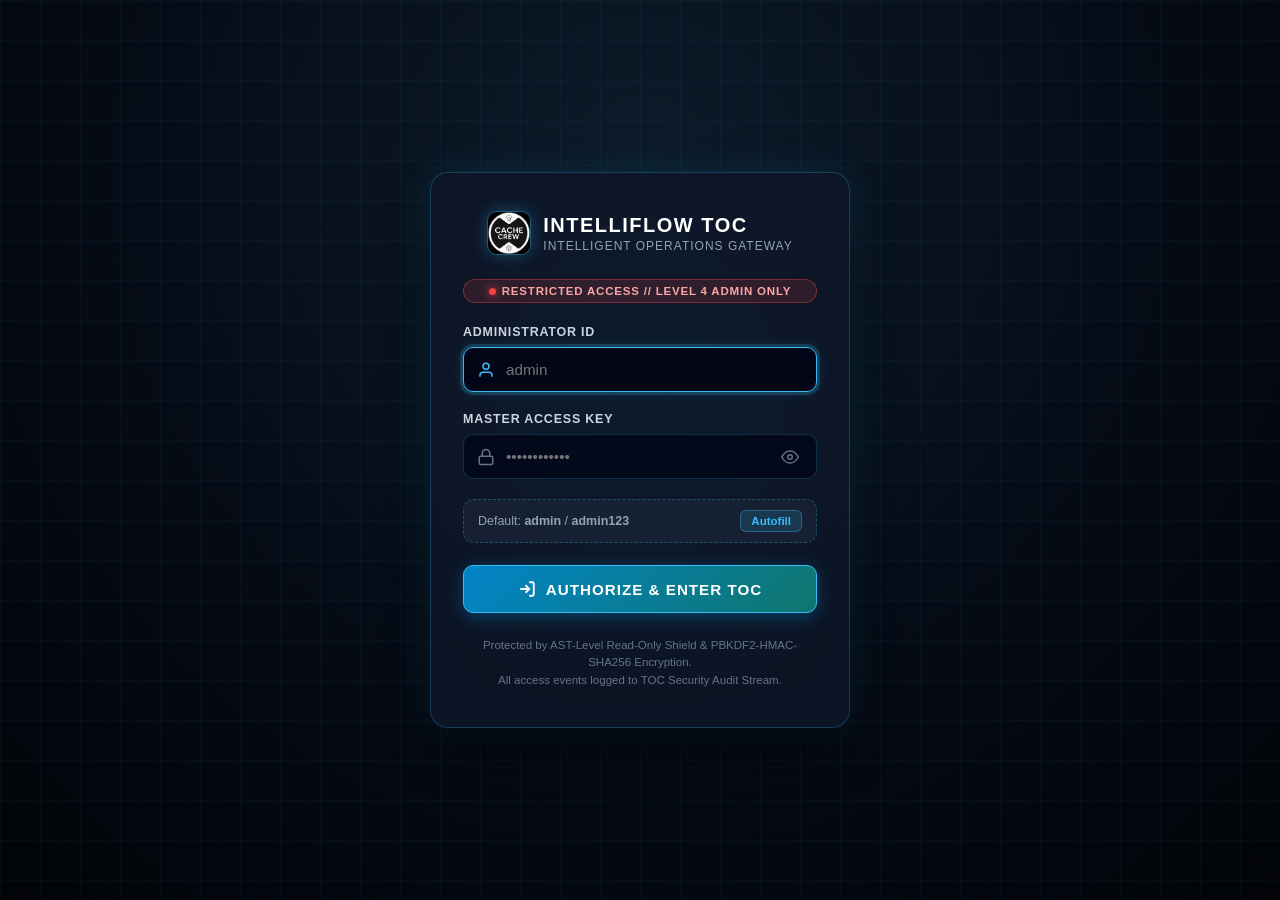
<file: login.html>
<!DOCTYPE html>
<html lang="en">
<head>
    <meta charset="UTF-8">
    <meta name="viewport" content="width=device-width, initial-scale=1.0">
    <meta name="description" content="INTELLIFLOW Intelligent Transportation Operations Center - Administrator Authentication Gateway. Restricted to authorized personnel.">
    <title>INTELLIFLOW TOC // Admin Authentication Gateway</title>
    <link rel="stylesheet" href="styles.css">
    <style>
        /* Dedicated Login Portal Layout */
        body.login-body {
            margin: 0;
            padding: 0;
            min-height: 100vh;
            background: radial-gradient(circle at 50% 20%, #0d1b2a 0%, #050a14 60%, #020408 100%);
            display: flex;
            align-items: center;
            justify-content: center;
            font-family: -apple-system, BlinkMacSystemFont, "Segoe UI", Roboto, "Helvetica Neue", Arial, sans-serif;
            color: #f8fafc;
            position: relative;
            overflow: hidden;
        }

        /* Ambient Cyber Grid & Glow */
        .login-grid-bg {
            position: absolute;
            inset: 0;
            background-image: 
                linear-gradient(to right, rgba(6, 182, 212, 0.05) 1px, transparent 1px),
                linear-gradient(to bottom, rgba(6, 182, 212, 0.05) 1px, transparent 1px);
            background-size: 40px 40px;
            pointer-events: none;
            z-index: 0;
        }

        .ambient-glow-orb {
            position: absolute;
            width: 500px;
            height: 500px;
            border-radius: 50%;
            background: radial-gradient(circle, rgba(14, 165, 233, 0.15) 0%, rgba(16, 185, 129, 0.05) 45%, transparent 70%);
            top: 50%;
            left: 50%;
            transform: translate(-50%, -50%);
            filter: blur(40px);
            pointer-events: none;
            z-index: 0;
            animation: pulseOrb 6s ease-in-out infinite alternate;
        }

        @keyframes pulseOrb {
            0% { transform: translate(-50%, -50%) scale(0.9); opacity: 0.7; }
            100% { transform: translate(-50%, -50%) scale(1.15); opacity: 1; }
        }

        .login-wrapper {
            position: relative;
            z-index: 10;
            width: 100%;
            max-width: 460px;
            padding: 20px;
            box-sizing: border-box;
        }

        .login-card {
            background: rgba(15, 23, 42, 0.75);
            backdrop-filter: blur(20px);
            -webkit-backdrop-filter: blur(20px);
            border: 1px solid rgba(56, 189, 248, 0.25);
            border-radius: 18px;
            padding: 38px 32px;
            box-shadow: 0 25px 50px -12px rgba(0, 0, 0, 0.65), 0 0 35px rgba(6, 182, 212, 0.15);
            transition: transform 0.25s ease, box-shadow 0.25s ease;
        }

        .login-card.shake {
            animation: shakeCard 0.45s cubic-bezier(.36,.07,.19,.97) both;
        }

        @keyframes shakeCard {
            10%, 90% { transform: translate3d(-2px, 0, 0); }
            20%, 80% { transform: translate3d(4px, 0, 0); }
            30%, 50%, 70% { transform: translate3d(-6px, 0, 0); }
            40%, 60% { transform: translate3d(6px, 0, 0); }
        }

        .login-brand-strip {
            display: flex;
            align-items: center;
            justify-content: center;
            gap: 12px;
            margin-bottom: 24px;
        }

        .brand-logo-img {
            width: 44px;
            height: 44px;
            border-radius: 10px;
            object-fit: cover;
            border: 1px solid rgba(56, 189, 248, 0.4);
            box-shadow: 0 0 15px rgba(56, 189, 248, 0.3);
        }

        .brand-shield-icon {
            width: 44px;
            height: 44px;
            background: linear-gradient(135deg, rgba(6, 182, 212, 0.2), rgba(16, 185, 129, 0.2));
            border: 1px solid rgba(6, 182, 212, 0.4);
            border-radius: 12px;
            display: flex;
            align-items: center;
            justify-content: center;
            color: #38bdf8;
            box-shadow: 0 0 16px rgba(56, 189, 248, 0.25);
        }

        .brand-title-group h1 {
            font-size: 1.25rem;
            font-weight: 700;
            letter-spacing: 1.5px;
            margin: 0;
            color: #ffffff;
            display: flex;
            align-items: center;
            gap: 8px;
        }

        .brand-title-group .sub {
            font-size: 0.75rem;
            color: #94a3b8;
            text-transform: uppercase;
            letter-spacing: 1px;
            margin-top: 2px;
        }

        /* Clearance Pill */
        .clearance-pill {
            display: inline-flex;
            align-items: center;
            gap: 6px;
            background: rgba(239, 68, 68, 0.15);
            border: 1px solid rgba(239, 68, 68, 0.4);
            color: #fca5a5;
            padding: 5px 12px;
            border-radius: 9999px;
            font-size: 0.72rem;
            font-weight: 600;
            text-transform: uppercase;
            letter-spacing: 0.8px;
            margin-bottom: 22px;
            width: 100%;
            justify-content: center;
            box-sizing: border-box;
        }

        .clearance-indicator {
            width: 7px;
            height: 7px;
            border-radius: 50%;
            background-color: #ef4444;
            box-shadow: 0 0 8px #ef4444;
            animation: pulseIndicator 1.5s infinite;
        }

        @keyframes pulseIndicator {
            0%, 100% { opacity: 1; }
            50% { opacity: 0.4; }
        }

        /* Form Controls */
        .form-group {
            margin-bottom: 20px;
            position: relative;
        }

        .form-label {
            display: block;
            font-size: 0.78rem;
            font-weight: 600;
            color: #cbd5e1;
            text-transform: uppercase;
            letter-spacing: 0.8px;
            margin-bottom: 8px;
        }

        .input-wrapper {
            position: relative;
            display: flex;
            align-items: center;
        }

        .input-icon {
            position: absolute;
            left: 14px;
            color: #64748b;
            pointer-events: none;
            display: flex;
            align-items: center;
            transition: color 0.2s ease;
        }

        .form-input {
            width: 100%;
            padding: 13px 44px 13px 42px;
            background: rgba(2, 6, 23, 0.75);
            border: 1px solid rgba(56, 189, 248, 0.2);
            border-radius: 10px;
            color: #ffffff;
            font-size: 0.95rem;
            outline: none;
            transition: all 0.2s ease;
            box-sizing: border-box;
        }

        .form-input:focus {
            border-color: #38bdf8;
            background: rgba(2, 6, 23, 0.95);
            box-shadow: 0 0 0 3px rgba(56, 189, 248, 0.2), 0 0 15px rgba(56, 189, 248, 0.15);
        }

        .form-input:focus + .input-icon,
        .input-wrapper:focus-within .input-icon {
            color: #38bdf8;
        }

        .btn-toggle-pw {
            position: absolute;
            right: 12px;
            background: transparent;
            border: none;
            color: #64748b;
            cursor: pointer;
            padding: 6px;
            display: flex;
            align-items: center;
            justify-content: center;
            border-radius: 6px;
            transition: color 0.2s ease;
        }

        .btn-toggle-pw:hover {
            color: #e2e8f0;
        }

        /* Demo Helper Chip */
        .demo-helper-box {
            background: rgba(30, 41, 59, 0.6);
            border: 1px dashed rgba(56, 189, 248, 0.3);
            border-radius: 10px;
            padding: 10px 14px;
            margin-bottom: 22px;
            display: flex;
            align-items: center;
            justify-content: space-between;
            font-size: 0.78rem;
            color: #94a3b8;
        }

        .btn-autofill {
            background: rgba(56, 189, 248, 0.15);
            color: #38bdf8;
            border: 1px solid rgba(56, 189, 248, 0.35);
            border-radius: 6px;
            padding: 4px 10px;
            font-size: 0.72rem;
            font-weight: 600;
            cursor: pointer;
            transition: all 0.2s ease;
        }

        .btn-autofill:hover {
            background: rgba(56, 189, 248, 0.3);
            color: #ffffff;
            box-shadow: 0 0 10px rgba(56, 189, 248, 0.3);
        }

        /* Submit Button */
        .btn-login-submit {
            width: 100%;
            padding: 14px 20px;
            background: linear-gradient(135deg, #0284c7 0%, #0f766e 100%);
            border: 1px solid #38bdf8;
            border-radius: 10px;
            color: #ffffff;
            font-size: 0.95rem;
            font-weight: 700;
            letter-spacing: 1px;
            text-transform: uppercase;
            cursor: pointer;
            display: flex;
            align-items: center;
            justify-content: center;
            gap: 10px;
            box-shadow: 0 4px 18px rgba(2, 132, 199, 0.4);
            transition: all 0.25s ease;
        }

        .btn-login-submit:hover:not(:disabled) {
            background: linear-gradient(135deg, #0369a1 0%, #0d9488 100%);
            box-shadow: 0 6px 25px rgba(2, 132, 199, 0.6), 0 0 20px rgba(56, 189, 248, 0.4);
            transform: translateY(-1px);
        }

        .btn-login-submit:active:not(:disabled) {
            transform: translateY(1px);
        }

        .btn-login-submit:disabled {
            opacity: 0.65;
            cursor: not-allowed;
            filter: grayscale(30%);
        }

        /* Alerts */
        .login-alert {
            display: none;
            background: rgba(239, 68, 68, 0.15);
            border: 1px solid rgba(239, 68, 68, 0.45);
            border-radius: 10px;
            padding: 12px 16px;
            margin-bottom: 20px;
            color: #fca5a5;
            font-size: 0.82rem;
            line-height: 1.4;
            align-items: center;
            gap: 10px;
        }

        .login-alert.visible {
            display: flex;
        }

        .login-alert.success {
            background: rgba(16, 185, 129, 0.15);
            border-color: rgba(16, 185, 129, 0.45);
            color: #6ee7b7;
        }

        /* Footer Notes */
        .login-security-notice {
            margin-top: 24px;
            text-align: center;
            font-size: 0.72rem;
            color: #64748b;
            line-height: 1.5;
        }

        /* Spinner */
        .spinner {
            width: 18px;
            height: 18px;
            border: 2px solid rgba(255, 255, 255, 0.3);
            border-radius: 50%;
            border-top-color: #ffffff;
            animation: spin 0.8s linear infinite;
        }

        @keyframes spin {
            to { transform: rotate(360deg); }
        }
    </style>
</head>
<body class="login-body">

    <div class="login-grid-bg"></div>
    <div class="ambient-glow-orb"></div>

    <div class="login-wrapper">
        <div class="login-card" id="loginCard">
            
            <!-- Branding -->
            <div class="login-brand-strip">
                <img src="LOGO1.jpg" alt="INTELLIFLOW Logo" class="brand-logo-img" onerror="this.style.display='none'; document.getElementById('fallbackShield').style.display='flex';">
                <div class="brand-shield-icon" id="fallbackShield" style="display: none;">
                    <svg width="24" height="24" viewBox="0 0 24 24" fill="none" stroke="currentColor" stroke-width="2.2" stroke-linecap="round" stroke-linejoin="round">
                        <path d="M12 22s8-4 8-10V5l-8-3-8 3v7c0 6 8 10 8 10z"/>
                        <path d="M9 12l2 2 4-4"/>
                    </svg>
                </div>
                <div class="brand-title-group">
                    <h1>INTELLIFLOW TOC</h1>
                    <div class="sub">Intelligent Operations Gateway</div>
                </div>
            </div>

            <!-- Security Clearance Banner -->
            <div class="clearance-pill">
                <span class="clearance-indicator"></span>
                <span>Restricted Access // Level 4 Admin Only</span>
            </div>

            <!-- Alert Box -->
            <div class="login-alert" id="loginAlert" role="alert">
                <svg width="18" height="18" viewBox="0 0 24 24" fill="none" stroke="currentColor" stroke-width="2" style="flex-shrink: 0;">
                    <circle cx="12" cy="12" r="10"/>
                    <line x1="12" y1="8" x2="12" y2="12"/>
                    <line x1="12" y1="16" x2="12.01" y2="16"/>
                </svg>
                <span id="alertMessage">Invalid administrator credentials.</span>
            </div>

            <!-- Credentials Form -->
            <form id="loginForm" autocomplete="off">
                <div class="form-group">
                    <label for="adminUsername" class="form-label">Administrator ID</label>
                    <div class="input-wrapper">
                        <span class="input-icon">
                            <svg width="18" height="18" viewBox="0 0 24 24" fill="none" stroke="currentColor" stroke-width="2">
                                <path d="M20 21v-2a4 4 0 0 0-4-4H8a4 4 0 0 0-4 4v2"/>
                                <circle cx="12" cy="7" r="4"/>
                            </svg>
                        </span>
                        <input type="text" id="adminUsername" class="form-input" placeholder="admin" required autofocus>
                    </div>
                </div>

                <div class="form-group">
                    <label for="adminPassword" class="form-label">Master Access Key</label>
                    <div class="input-wrapper">
                        <span class="input-icon">
                            <svg width="18" height="18" viewBox="0 0 24 24" fill="none" stroke="currentColor" stroke-width="2">
                                <rect x="3" y="11" width="18" height="11" rx="2" ry="2"/>
                                <path d="M7 11V7a5 5 0 0 1 10 0v4"/>
                            </svg>
                        </span>
                        <input type="password" id="adminPassword" class="form-input" placeholder="••••••••••••" required>
                        <button type="button" class="btn-toggle-pw" id="btnTogglePassword" title="Toggle password visibility">
                            <svg id="eyeIcon" width="18" height="18" viewBox="0 0 24 24" fill="none" stroke="currentColor" stroke-width="2">
                                <path d="M1 12s4-8 11-8 11 8 11 8-4 8-11 8-11-8-11-8z"/>
                                <circle cx="12" cy="12" r="3"/>
                            </svg>
                        </button>
                    </div>
                </div>

                <!-- Demo helper -->
                <div class="demo-helper-box">
                    <span>Default: <strong>admin</strong> / <strong>admin123</strong></span>
                    <button type="button" class="btn-autofill" id="btnAutofill">Autofill</button>
                </div>

                <button type="submit" class="btn-login-submit" id="btnSubmit">
                    <svg width="18" height="18" viewBox="0 0 24 24" fill="none" stroke="currentColor" stroke-width="2.5">
                        <path d="M15 3h4a2 2 0 0 1 2 2v14a2 2 0 0 1-2 2h-4"/>
                        <polyline points="10 17 15 12 10 7"/>
                        <line x1="15" y1="12" x2="3" y2="12"/>
                    </svg>
                    <span id="submitText">Authorize & Enter TOC</span>
                </button>
            </form>

            <div class="login-security-notice">
                Protected by AST-Level Read-Only Shield & PBKDF2-HMAC-SHA256 Encryption.<br>
                All access events logged to TOC Security Audit Stream.
            </div>

        </div>
    </div>

    <script>
        // Check if already authenticated
        async function checkExistingAuth() {
            const token = localStorage.getItem('traffic_admin_token') || sessionStorage.getItem('traffic_admin_token');
            if (token) {
                try {
                    const res = await fetch('/api/auth/verify', {
                        headers: { 'Authorization': 'Bearer ' + token }
                    });
                    if (res.ok) {
                        window.location.href = '/';
                    }
                } catch (e) {
                    // ignore network errors
                }
            }
        }
        checkExistingAuth();

        // Elements
        const loginForm = document.getElementById('loginForm');
        const loginCard = document.getElementById('loginCard');
        const adminUsername = document.getElementById('adminUsername');
        const adminPassword = document.getElementById('adminPassword');
        const btnTogglePassword = document.getElementById('btnTogglePassword');
        const btnAutofill = document.getElementById('btnAutofill');
        const btnSubmit = document.getElementById('btnSubmit');
        const submitText = document.getElementById('submitText');
        const loginAlert = document.getElementById('loginAlert');
        const alertMessage = document.getElementById('alertMessage');

        // Toggle Password
        btnTogglePassword.addEventListener('click', () => {
            if (adminPassword.type === 'password') {
                adminPassword.type = 'text';
                btnTogglePassword.style.color = '#38bdf8';
            } else {
                adminPassword.type = 'password';
                btnTogglePassword.style.color = '#64748b';
            }
        });

        // Quick Autofill
        btnAutofill.addEventListener('click', () => {
            adminUsername.value = 'admin';
            adminPassword.value = 'admin123';
            adminPassword.focus();
        });

        function showAlert(msg, isSuccess = false) {
            alertMessage.textContent = msg;
            loginAlert.className = 'login-alert visible' + (isSuccess ? ' success' : '');
            if (!isSuccess) {
                loginCard.classList.remove('shake');
                void loginCard.offsetWidth; // Trigger reflow
                loginCard.classList.add('shake');
            }
        }

        function hideAlert() {
            loginAlert.className = 'login-alert';
        }

        // Form Submission
        loginForm.addEventListener('submit', async (e) => {
            e.preventDefault();
            hideAlert();

            const username = adminUsername.value.trim();
            const password = adminPassword.value;

            if (!username || !password) {
                showAlert('Please provide both administrator ID and master access key.');
                return;
            }

            // Set loading state
            btnSubmit.disabled = true;
            submitText.innerHTML = '<span class="spinner"></span> Verifying Clearance...';

            try {
                const response = await fetch('/api/auth/login', {
                    method: 'POST',
                    headers: {
                        'Content-Type': 'application/json'
                    },
                    body: JSON.stringify({ username, password })
                });

                const data = await response.json();

                if (response.ok && data.success) {
                    showAlert('Clearance verified. Launching TOC Operations Center...', true);
                    // Store token & user
                    localStorage.setItem('traffic_admin_token', data.token);
                    localStorage.setItem('traffic_admin_user', JSON.stringify(data.user));
                    sessionStorage.setItem('traffic_admin_token', data.token);

                    // Redirect to dashboard
                    setTimeout(() => {
                        window.location.href = '/';
                    }, 650);
                } else {
                    showAlert(data.detail || 'Access Denied: Invalid administrator credentials.');
                    adminPassword.value = '';
                    adminPassword.focus();
                }
            } catch (err) {
                showAlert('Network error communicating with authentication service.');
            } finally {
                btnSubmit.disabled = false;
                submitText.textContent = 'Authorize & Enter TOC';
            }
        });
    </script>
</body>
</html>
</file>
<file: styles.css>
/* ===================================================================
   INTELLIFLOW TOC // Enterprise Operations Center Design System
   Architecture: Left Sidebar Navigation + Obsidian & Steel Theme
   =================================================================== */

@import url('https://fonts.googleapis.com/css2?family=Inter:wght@300;400;500;600;700;800&family=JetBrains+Mono:wght@400;500;600&display=swap');

:root {
  /* Core Obsidian & Steel Palette */
  --bg-app: #080c14;
  --bg-sidebar: #0d131f;
  --bg-topbar: rgba(13, 19, 31, 0.88);
  --bg-surface: #111827;
  --bg-surface-elevated: #162032;
  --bg-card: rgba(17, 24, 39, 0.85);
  --bg-card-hover: rgba(26, 36, 56, 0.85);

  /* Hairline Borders */
  --border-subtle: rgba(255, 255, 255, 0.07);
  --border-medium: rgba(255, 255, 255, 0.12);
  --border-focus: #38bdf8;
  --border-active-glow: rgba(56, 189, 248, 0.25);

  /* Typography */
  --text-primary: #f8fafc;
  --text-secondary: #94a3b8;
  --text-muted: #64748b;
  --text-inverse: #080c14;

  /* Traffic Signal & Emergency Palette */
  --accent-primary: #0284c7;
  --accent-cyan: #38bdf8;
  --signal-green: #10b981;
  --signal-green-glow: rgba(16, 185, 129, 0.35);
  --signal-amber: #f59e0b;
  --signal-amber-glow: rgba(245, 158, 11, 0.35);
  --signal-red: #ef4444;
  --signal-red-glow: rgba(239, 68, 68, 0.35);
  --emergency-siren: #f43f5e;
  --emergency-glow: rgba(244, 63, 94, 0.4);

  --font-sans: 'Inter', -apple-system, BlinkMacSystemFont, 'Segoe UI', Roboto, sans-serif;
  --font-mono: 'JetBrains Mono', monospace;

  --radius-xs: 4px;
  --radius-sm: 8px;
  --radius-md: 12px;
  --radius-lg: 16px;

  --transition-fast: 0.15s ease;
  --transition-normal: 0.25s ease;
}

* {
  margin: 0;
  padding: 0;
  box-sizing: border-box;
}

html, body {
  height: 100%;
  width: 100%;
  font-family: var(--font-sans);
  background-color: var(--bg-app);
  color: var(--text-primary);
  -webkit-font-smoothing: antialiased;
  overflow: hidden;
}

/* Custom Scrollbars */
::-webkit-scrollbar {
  width: 8px;
  height: 8px;
}
::-webkit-scrollbar-track {
  background: rgba(13, 19, 31, 0.85);
}
::-webkit-scrollbar-thumb {
  background: #334155;
  border-radius: 4px;
  border: 1px solid rgba(255, 255, 255, 0.06);
}
::-webkit-scrollbar-thumb:hover {
  background: #38bdf8;
  box-shadow: 0 0 10px rgba(56, 189, 248, 0.4);
}

/* ===================================================================
   Enterprise App Shell Layout
   =================================================================== */
.app-shell {
  display: flex;
  height: 100vh;
  width: 100vw;
  overflow: hidden;
  background: var(--bg-app);
}

/* -------------------------------------------------------------------
   Left Sidebar Navigation
   ------------------------------------------------------------------- */
.app-sidebar {
  width: 256px;
  min-width: 256px;
  background: var(--bg-sidebar);
  border-right: 1px solid var(--border-subtle);
  display: flex;
  flex-direction: column;
  justify-content: space-between;
  z-index: 100;
  user-select: none;
}

.sidebar-top {
  display: flex;
  flex-direction: column;
  overflow-y: auto;
}

/* Brand Section */
.sidebar-brand {
  padding: 1.25rem 1.25rem 1rem 1.25rem;
  border-bottom: 1px solid var(--border-subtle);
  display: flex;
  align-items: center;
  gap: 0.85rem;
}

.sidebar-brand-icon {
  width: 38px;
  height: 38px;
  background: linear-gradient(135deg, #0284c7, #06b6d4);
  border-radius: var(--radius-sm);
  display: flex;
  align-items: center;
  justify-content: center;
  color: #ffffff;
  box-shadow: 0 4px 12px rgba(2, 132, 199, 0.35);
  flex-shrink: 0;
}

.sidebar-brand-text h1 {
  font-size: 0.98rem;
  font-weight: 700;
  color: #ffffff;
  margin: 0;
  letter-spacing: 0.5px;
  display: flex;
  align-items: center;
  gap: 0.4rem;
}

.sidebar-brand-text .brand-sub {
  font-size: 0.7rem;
  color: var(--text-muted);
  text-transform: uppercase;
  letter-spacing: 0.6px;
  margin-top: 2px;
}

.version-pill {
  font-size: 0.62rem;
  font-weight: 700;
  font-family: var(--font-mono);
  padding: 0.12rem 0.4rem;
  background: rgba(56, 189, 248, 0.15);
  color: var(--accent-cyan);
  border: 1px solid rgba(56, 189, 248, 0.3);
  border-radius: 999px;
  letter-spacing: 0.05em;
}

/* Navigation Section */
.sidebar-nav-group {
  padding: 1rem 0.85rem 0.5rem 0.85rem;
}

.sidebar-section-title {
  font-size: 0.68rem;
  font-weight: 700;
  color: var(--text-muted);
  text-transform: uppercase;
  letter-spacing: 0.08em;
  padding: 0 0.65rem 0.5rem 0.65rem;
}

.sidebar-nav-item {
  display: flex;
  align-items: center;
  gap: 0.75rem;
  padding: 0.62rem 0.75rem;
  border-radius: var(--radius-sm);
  color: var(--text-secondary);
  font-size: 0.82rem;
  font-weight: 500;
  text-decoration: none;
  transition: all var(--transition-fast);
  margin-bottom: 0.25rem;
  position: relative;
}

.sidebar-nav-item svg {
  color: var(--text-muted);
  transition: color var(--transition-fast);
  flex-shrink: 0;
}

.sidebar-nav-item:hover {
  color: var(--text-primary);
  background: rgba(255, 255, 255, 0.04);
}

.sidebar-nav-item:hover svg {
  color: var(--text-primary);
}

.sidebar-nav-item.active {
  color: #38bdf8;
  background: rgba(56, 189, 248, 0.1);
  font-weight: 600;
}

.sidebar-nav-item.active svg {
  color: #38bdf8;
}

.sidebar-nav-item.active::before {
  content: '';
  position: absolute;
  left: 0;
  top: 6px;
  bottom: 6px;
  width: 3px;
  background: #38bdf8;
  border-radius: 0 3px 3px 0;
  box-shadow: 0 0 8px #38bdf8;
}

.nav-badge-count {
  margin-left: auto;
  font-size: 0.65rem;
  font-family: var(--font-mono);
  padding: 0.15rem 0.45rem;
  border-radius: 999px;
  background: rgba(16, 185, 129, 0.15);
  color: var(--signal-green);
  border: 1px solid rgba(16, 185, 129, 0.3);
}

/* Sidebar Footer (User & Logout) */
.sidebar-footer {
  padding: 1rem 0.85rem;
  border-top: 1px solid var(--border-subtle);
  background: rgba(10, 15, 25, 0.6);
}

.sidebar-user-card {
  display: flex;
  align-items: center;
  justify-content: space-between;
  padding: 0.5rem 0.65rem;
  border-radius: var(--radius-sm);
  background: rgba(255, 255, 255, 0.02);
  border: 1px solid var(--border-subtle);
}

.sidebar-user-info {
  display: flex;
  align-items: center;
  gap: 0.65rem;
}

.sidebar-avatar {
  width: 30px;
  height: 30px;
  border-radius: 6px;
  background: rgba(56, 189, 248, 0.15);
  border: 1px solid rgba(56, 189, 248, 0.3);
  display: flex;
  align-items: center;
  justify-content: center;
  color: #38bdf8;
  font-size: 0.75rem;
  font-weight: 700;
}

.sidebar-user-details {
  display: flex;
  flex-direction: column;
}

.sidebar-username {
  font-size: 0.78rem;
  font-weight: 600;
  color: var(--text-primary);
}

.sidebar-user-role {
  font-size: 0.65rem;
  color: var(--text-muted);
  text-transform: uppercase;
}

.btn-sidebar-logout {
  background: transparent;
  border: none;
  color: #94a3b8;
  cursor: pointer;
  padding: 6px;
  border-radius: 4px;
  display: flex;
  align-items: center;
  justify-content: center;
  transition: all var(--transition-fast);
}

.btn-sidebar-logout:hover {
  color: #ef4444;
  background: rgba(239, 68, 68, 0.12);
}

/* -------------------------------------------------------------------
   Main Viewport Wrapper & Topbar
   ------------------------------------------------------------------- */
.app-main-wrapper {
  flex: 1 1 0%;
  min-width: 0;
  min-height: 0;
  display: flex;
  flex-direction: column;
  height: 100vh;
  max-height: 100vh;
  overflow-y: auto;
  overflow-x: hidden;
  position: relative;
  scrollbar-width: thin;
  scrollbar-color: #334155 rgba(13, 19, 31, 0.85);
}

/* App Topbar */
.app-topbar {
  position: sticky;
  top: 0;
  z-index: 90;
  flex-shrink: 0;
  height: 54px;
  min-height: 54px;
  background: rgba(13, 19, 31, 0.94);
  backdrop-filter: blur(16px);
  -webkit-backdrop-filter: blur(16px);
  border-bottom: 1px solid var(--border-subtle);
  padding: 0 1.75rem;
  display: flex;
  align-items: center;
  justify-content: space-between;
}

.topbar-breadcrumb {
  display: flex;
  align-items: center;
  gap: 0.6rem;
  font-size: 0.8rem;
}

.breadcrumb-root {
  color: var(--text-muted);
  font-weight: 500;
}

.breadcrumb-separator {
  color: rgba(255, 255, 255, 0.2);
}

.breadcrumb-current {
  color: var(--text-primary);
  font-weight: 600;
  display: flex;
  align-items: center;
  gap: 0.4rem;
}

.topbar-telemetry-strip {
  display: flex;
  align-items: center;
  gap: 0.65rem;
}

/* Status Chips */
.status-chip {
  display: inline-flex;
  align-items: center;
  gap: 0.4rem;
  font-size: 0.72rem;
  font-family: var(--font-mono);
  padding: 0.32rem 0.65rem;
  border-radius: var(--radius-xs);
  background: rgba(17, 24, 39, 0.7);
  border: 1px solid var(--border-subtle);
  color: var(--text-secondary);
}

.status-chip.active-green {
  border-color: rgba(16, 185, 129, 0.3);
  color: #34d399;
  background: rgba(16, 185, 129, 0.08);
}

.status-chip.active-emergency {
  border-color: rgba(244, 63, 94, 0.5);
  color: #fda4af;
  background: rgba(244, 63, 94, 0.15);
  animation: pulseEmergency 1.8s infinite;
}

@keyframes pulseEmergency {
  0%, 100% { box-shadow: 0 0 0 0 rgba(244, 63, 94, 0.4); }
  50% { box-shadow: 0 0 12px 2px rgba(244, 63, 94, 0.3); }
}

.pulse-indicator {
  width: 6px;
  height: 6px;
  border-radius: 50%;
  background: var(--signal-green);
  box-shadow: 0 0 8px var(--signal-green);
  animation: blinkIndicator 1.5s infinite;
}

@keyframes blinkIndicator {
  0%, 100% { opacity: 1; }
  50% { opacity: 0.3; }
}

/* App Main Content Container */
.app-content-scroll {
  flex: 1 0 auto;
  min-height: auto;
  overflow: visible;
  padding: 1.5rem 1.75rem 3.5rem 1.75rem;
  display: flex;
  flex-direction: column;
  gap: 1.25rem;
  max-width: 1780px;
  width: 100%;
  margin: 0 auto;
}

/* -------------------------------------------------------------------
   KPI Ribbon Cards
   ------------------------------------------------------------------- */
.kpi-row {
  display: grid;
  grid-template-columns: repeat(4, 1fr);
  gap: 1rem;
}

@media (max-width: 1200px) {
  .kpi-row {
    grid-template-columns: repeat(2, 1fr);
  }
}

.kpi-card {
  background: var(--bg-card);
  backdrop-filter: blur(12px);
  border: 1px solid var(--border-subtle);
  border-radius: var(--radius-md);
  padding: 1.15rem 1.25rem;
  position: relative;
  overflow: hidden;
  transition: all var(--transition-fast);
}

.kpi-card:hover {
  border-color: rgba(56, 189, 248, 0.35);
  transform: translateY(-2px);
  box-shadow: 0 8px 24px rgba(0, 0, 0, 0.3);
}

.kpi-top {
  display: flex;
  justify-content: space-between;
  align-items: center;
  margin-bottom: 0.5rem;
}

.kpi-title {
  font-size: 0.78rem;
  color: var(--text-secondary);
  font-weight: 600;
  text-transform: uppercase;
  letter-spacing: 0.04em;
}

.kpi-icon {
  width: 30px;
  height: 30px;
  border-radius: var(--radius-xs);
  background: rgba(255, 255, 255, 0.04);
  border: 1px solid var(--border-subtle);
  display: flex;
  align-items: center;
  justify-content: center;
  color: var(--accent-cyan);
}

.kpi-main {
  display: flex;
  align-items: baseline;
  gap: 0.5rem;
  margin: 0.35rem 0 0.5rem 0;
}

.kpi-figure {
  font-size: 1.85rem;
  font-weight: 800;
  font-family: var(--font-sans);
  color: var(--text-primary);
  letter-spacing: -0.02em;
  font-feature-settings: 'tnum';
}

.kpi-metric-unit {
  font-size: 0.75rem;
  color: var(--text-muted);
  font-weight: 500;
}

.kpi-footer {
  font-size: 0.72rem;
  display: flex;
  justify-content: space-between;
  align-items: center;
}

.kpi-trend-good {
  color: var(--signal-green);
  font-weight: 600;
  display: flex;
  align-items: center;
  gap: 0.25rem;
}

.kpi-subtext {
  color: var(--text-muted);
}

/* -------------------------------------------------------------------
   Dashboard Front Page: Simulation Quick-Launch Hero Banner
   ------------------------------------------------------------------- */
.simulation-hero-card {
  background: linear-gradient(135deg, rgba(17, 24, 39, 0.95) 0%, rgba(22, 32, 50, 0.85) 60%, rgba(2, 132, 199, 0.12) 100%);
  border: 1px solid rgba(56, 189, 248, 0.3);
  border-radius: var(--radius-md);
  padding: 1.35rem 1.65rem;
  display: flex;
  align-items: center;
  justify-content: space-between;
  gap: 1.75rem;
  box-shadow: 0 8px 30px rgba(0, 0, 0, 0.35);
  position: relative;
  overflow: hidden;
}

.simulation-hero-card::before {
  content: '';
  position: absolute;
  top: 0;
  left: 0;
  width: 4px;
  height: 100%;
  background: linear-gradient(to bottom, #38bdf8, #10b981);
}

.simulation-hero-info {
  display: flex;
  align-items: center;
  gap: 1.25rem;
}

.simulation-hero-icon {
  width: 48px;
  height: 48px;
  background: rgba(56, 189, 248, 0.12);
  border: 1px solid rgba(56, 189, 248, 0.35);
  border-radius: var(--radius-sm);
  display: flex;
  align-items: center;
  justify-content: center;
  color: #38bdf8;
  flex-shrink: 0;
}

.simulation-hero-text h2 {
  font-size: 1.05rem;
  font-weight: 700;
  color: #ffffff;
  margin: 0 0 0.3rem 0;
  display: flex;
  align-items: center;
  gap: 0.6rem;
}

.simulation-hero-text p {
  font-size: 0.82rem;
  color: var(--text-secondary);
  margin: 0;
  line-height: 1.45;
}

.btn-launch-sim {
  background: linear-gradient(135deg, #0284c7 0%, #0d9488 100%);
  color: #ffffff;
  border: 1px solid #38bdf8;
  border-radius: var(--radius-sm);
  padding: 0.7rem 1.35rem;
  font-size: 0.85rem;
  font-weight: 700;
  text-decoration: none;
  display: inline-flex;
  align-items: center;
  gap: 0.6rem;
  box-shadow: 0 4px 16px rgba(2, 132, 199, 0.35);
  transition: all var(--transition-fast);
  white-space: nowrap;
}

.btn-launch-sim:hover {
  background: linear-gradient(135deg, #0369a1 0%, #0f766e 100%);
  transform: translateY(-1px);
  box-shadow: 0 6px 20px rgba(2, 132, 199, 0.5);
  color: #ffffff;
}

/* -------------------------------------------------------------------
   Emergency Command Bar (Simulation View)
   ------------------------------------------------------------------- */
.emergency-command-bar {
  background: var(--bg-card);
  border: 1px solid var(--border-subtle);
  border-radius: var(--radius-md);
  padding: 0.85rem 1.25rem;
  display: flex;
  align-items: center;
  justify-content: space-between;
  gap: 1rem;
}

.command-bar-title {
  display: flex;
  align-items: center;
  gap: 0.5rem;
  font-size: 0.82rem;
  font-weight: 600;
  color: var(--text-secondary);
  text-transform: uppercase;
  letter-spacing: 0.05em;
}

.command-bar-actions {
  display: flex;
  align-items: center;
  gap: 0.65rem;
}

/* Buttons */
.btn {
  display: inline-flex;
  align-items: center;
  justify-content: center;
  gap: 0.45rem;
  padding: 0.48rem 0.95rem;
  border-radius: var(--radius-sm);
  font-size: 0.78rem;
  font-weight: 600;
  font-family: var(--font-sans);
  cursor: pointer;
  transition: all var(--transition-fast);
  border: 1px solid transparent;
  text-decoration: none;
}

.btn-sm {
  padding: 0.32rem 0.7rem;
  font-size: 0.73rem;
}

.btn-emergency {
  background: linear-gradient(135deg, #e11d48, #be123c);
  color: #ffffff;
  border: 1px solid rgba(244, 63, 94, 0.4);
  box-shadow: 0 0 12px rgba(225, 29, 72, 0.3);
}

.btn-emergency:hover {
  background: linear-gradient(135deg, #f43f5e, #e11d48);
  box-shadow: 0 0 18px rgba(225, 29, 72, 0.5);
  transform: translateY(-1px);
}

.btn-secondary {
  background: rgba(30, 41, 59, 0.8);
  color: var(--text-primary);
  border: 1px solid var(--border-medium);
}

.btn-secondary:hover {
  background: rgba(51, 65, 85, 0.8);
  border-color: var(--text-secondary);
}

.btn-primary {
  background: linear-gradient(135deg, #0284c7, #0369a1);
  color: white;
  border: 1px solid rgba(56, 189, 248, 0.4);
}

.btn-primary:hover {
  background: linear-gradient(135deg, #0369a1, #0284c7);
  box-shadow: 0 0 12px rgba(2, 132, 199, 0.4);
}

/* -------------------------------------------------------------------
   Panels & Digital Twin Canvas Viewport
   ------------------------------------------------------------------- */
.panel {
  background: var(--bg-card);
  backdrop-filter: blur(12px);
  border: 1px solid var(--border-subtle);
  border-radius: var(--radius-md);
  display: flex;
  flex-direction: column;
  overflow: hidden;
}

.panel-header {
  padding: 0.85rem 1.25rem;
  border-bottom: 1px solid var(--border-subtle);
  display: flex;
  justify-content: space-between;
  align-items: center;
  background: rgba(17, 24, 39, 0.7);
}

.panel-title {
  font-size: 0.88rem;
  font-weight: 600;
  color: var(--text-primary);
  display: flex;
  align-items: center;
  gap: 0.5rem;
}

.panel-actions {
  display: flex;
  align-items: center;
  gap: 0.5rem;
}

/* Canvas Viewport */
.canvas-wrapper {
  position: relative;
  background: #050810;
  width: 100%;
  overflow: hidden;
}

.canvas-wrapper-large {
  height: clamp(380px, 48vh, 500px);
}

canvas#trafficCanvas {
  width: 100%;
  height: 100%;
  display: block;
}

.canvas-floating-controls {
  position: absolute;
  top: 12px;
  left: 12px;
  display: flex;
  gap: 0.4rem;
  background: rgba(13, 19, 31, 0.9);
  backdrop-filter: blur(8px);
  padding: 0.35rem;
  border-radius: var(--radius-sm);
  border: 1px solid var(--border-subtle);
  z-index: 10;
}

.canvas-legend-strip {
  padding: 0.65rem 1.25rem;
  border-top: 1px solid var(--border-subtle);
  background: rgba(13, 19, 31, 0.7);
  display: flex;
  justify-content: space-between;
  align-items: center;
  font-size: 0.72rem;
  color: var(--text-secondary);
}

.legend-group {
  display: flex;
  align-items: center;
  gap: 1rem;
}

.legend-item {
  display: flex;
  align-items: center;
  gap: 0.4rem;
}

.legend-bullet {
  width: 8px;
  height: 8px;
  border-radius: 50%;
  display: inline-block;
}

/* -------------------------------------------------------------------
   AI Traffic Copilot Terminal
   ------------------------------------------------------------------- */
.terminal-controls {
  padding: 1rem 1.25rem;
  background: rgba(13, 19, 31, 0.5);
  border-bottom: 1px solid var(--border-subtle);
}

.prompt-chips-label {
  font-size: 0.68rem;
  color: var(--text-muted);
  text-transform: uppercase;
  font-weight: 700;
  letter-spacing: 0.06em;
  margin-bottom: 0.5rem;
}

.chips-container {
  display: flex;
  flex-wrap: wrap;
  gap: 0.5rem;
  margin-bottom: 0.85rem;
}

.chip-btn {
  background: rgba(30, 41, 59, 0.6);
  border: 1px solid var(--border-subtle);
  color: var(--text-secondary);
  font-size: 0.74rem;
  padding: 0.3rem 0.65rem;
  border-radius: var(--radius-xs);
  cursor: pointer;
  display: inline-flex;
  align-items: center;
  gap: 0.35rem;
  transition: all var(--transition-fast);
}

.chip-btn:hover {
  background: rgba(56, 189, 248, 0.12);
  border-color: rgba(56, 189, 248, 0.4);
  color: var(--text-primary);
}

.chip-threat {
  border-color: rgba(239, 68, 68, 0.3);
  color: #fca5a5;
}

.chip-threat:hover {
  background: rgba(239, 68, 68, 0.15);
  border-color: #ef4444;
  color: #ffffff;
}

.terminal-input-bar {
  display: flex;
  gap: 0.5rem;
}

.terminal-input {
  flex: 1;
  background: #080c14;
  border: 1px solid var(--border-medium);
  border-radius: var(--radius-sm);
  padding: 0.65rem 1rem;
  color: #ffffff;
  font-family: var(--font-sans);
  font-size: 0.85rem;
  outline: none;
  transition: border-color var(--transition-fast);
}

.terminal-input:focus {
  border-color: var(--border-focus);
  box-shadow: 0 0 0 3px rgba(56, 189, 248, 0.15);
}

/* Terminal Tabs */
.terminal-tabs {
  display: flex;
  background: rgba(13, 19, 31, 0.7);
  border-bottom: 1px solid var(--border-subtle);
  padding: 0 1.25rem;
  gap: 0.5rem;
}

.terminal-tab-btn {
  background: transparent;
  border: none;
  border-bottom: 2px solid transparent;
  color: var(--text-muted);
  font-size: 0.76rem;
  font-weight: 600;
  padding: 0.65rem 0.5rem;
  cursor: pointer;
  display: flex;
  align-items: center;
  gap: 0.4rem;
  transition: all var(--transition-fast);
}

.terminal-tab-btn:hover {
  color: var(--text-secondary);
}

.terminal-tab-btn.active {
  color: var(--accent-cyan);
  border-bottom-color: var(--accent-cyan);
}

.terminal-display-area {
  padding: 1.25rem;
  min-height: 180px;
}

.safety-status-bar {
  display: flex;
  justify-content: space-between;
  align-items: center;
}

.safety-pill {
  font-size: 0.72rem;
  font-weight: 700;
  font-family: var(--font-mono);
  padding: 0.2rem 0.5rem;
  border-radius: var(--radius-xs);
}

.safety-pill.verified {
  background: rgba(16, 185, 129, 0.15);
  color: var(--signal-green);
  border: 1px solid rgba(16, 185, 129, 0.35);
}

.safety-pill.blocked {
  background: rgba(239, 68, 68, 0.2);
  color: var(--signal-red);
  border: 1px solid rgba(239, 68, 68, 0.45);
}

.ai-narrative-box {
  background: rgba(2, 132, 199, 0.06);
  border: 1px solid rgba(2, 132, 199, 0.25);
  border-radius: var(--radius-sm);
  padding: 0.85rem 1rem;
  line-height: 1.5;
  color: #e2e8f0;
  font-size: 0.84rem;
}

.ai-narrative-box strong {
  color: var(--accent-cyan);
}

.sql-view-wrapper {
  background: #080c14;
  border: 1px solid var(--border-subtle);
  border-radius: var(--radius-xs);
  padding: 0.85rem;
  font-family: var(--font-mono);
  font-size: 0.76rem;
  color: #7dd3fc;
  position: relative;
  white-space: pre-wrap;
  word-break: break-all;
}

.copy-sql-btn {
  position: absolute;
  top: 8px;
  right: 8px;
  background: rgba(30, 41, 59, 0.8);
  border: 1px solid var(--border-subtle);
  color: var(--text-secondary);
  border-radius: 4px;
  padding: 0.25rem 0.55rem;
  font-size: 0.68rem;
  cursor: pointer;
}

.copy-sql-btn:hover {
  color: white;
  background: #334155;
}

/* -------------------------------------------------------------------
   Data Tables
   ------------------------------------------------------------------- */
.data-table-container,
.metrics-preview-table-wrapper {
  overflow-x: auto;
  border: 1px solid var(--border-subtle);
  border-radius: var(--radius-sm);
  background: #090d16;
}

.enterprise-table {
  width: 100%;
  border-collapse: collapse;
  font-size: 0.75rem;
  text-align: left;
}

.enterprise-table th {
  background: #0d131f;
  color: var(--text-secondary);
  font-weight: 600;
  padding: 0.55rem 0.85rem;
  border-bottom: 1px solid var(--border-subtle);
  text-transform: uppercase;
  letter-spacing: 0.04em;
  font-size: 0.7rem;
}

.enterprise-table td {
  padding: 0.55rem 0.85rem;
  border-bottom: 1px solid rgba(255, 255, 255, 0.04);
  color: var(--text-primary);
}

.enterprise-table tr:hover td {
  background: rgba(255, 255, 255, 0.025);
}

.status-tag {
  display: inline-block;
  font-size: 0.66rem;
  font-weight: 700;
  font-family: var(--font-mono);
  padding: 0.15rem 0.45rem;
  border-radius: 3px;
  text-transform: uppercase;
}

.status-tag.low {
  background: rgba(16, 185, 129, 0.12);
  color: var(--signal-green);
}
.status-tag.moderate {
  background: rgba(245, 158, 11, 0.12);
  color: var(--signal-amber);
}
.status-tag.high, .status-tag.critical {
  background: rgba(239, 68, 68, 0.15);
  color: var(--signal-red);
}

/* -------------------------------------------------------------------
   Managed Intersections Grid
   ------------------------------------------------------------------- */
.nodes-grid {
  display: grid;
  grid-template-columns: repeat(4, 1fr);
  gap: 1rem;
}

@media (max-width: 1280px) {
  .nodes-grid {
    grid-template-columns: repeat(2, 1fr);
  }
}

.node-card {
  background: var(--bg-card);
  border: 1px solid var(--border-subtle);
  border-radius: var(--radius-md);
  padding: 1rem 1.15rem;
  transition: all var(--transition-fast);
  position: relative;
  overflow: hidden;
  cursor: pointer;
  user-select: none;
}

.node-card:hover {
  border-color: rgba(56, 189, 248, 0.6);
  box-shadow: 0 4px 24px rgba(56, 189, 248, 0.18);
  transform: translateY(-3px);
}

.node-card:focus-visible {
  outline: 2px solid var(--accent-cyan);
  outline-offset: 2px;
}

.node-card.emergency-hold,
.node-card.emergency-locked {
  border-color: rgba(244, 63, 94, 0.6);
  box-shadow: 0 0 20px rgba(244, 63, 94, 0.2);
}

.node-card-action {
  margin-top: 0.85rem;
  padding-top: 0.65rem;
  border-top: 1px dashed var(--border-subtle);
  display: flex;
  align-items: center;
  justify-content: space-between;
  font-size: 0.72rem;
  font-weight: 600;
  color: var(--accent-cyan);
  transition: all var(--transition-fast);
}

.node-card:hover .node-card-action {
  color: #7dd3fc;
}

.node-card:hover .node-card-action svg {
  transform: translateX(4px);
  transition: transform var(--transition-fast);
}

.table-node-link {
  color: var(--text-primary);
  text-decoration: none;
  border-bottom: 1px dotted rgba(56, 189, 248, 0.4);
  cursor: pointer;
  transition: all var(--transition-fast);
}

.table-node-link:hover {
  color: var(--accent-cyan);
  border-bottom-color: var(--accent-cyan);
}

/* -------------------------------------------------------------------
   SUMO Corridor Node Switcher Bar
   ------------------------------------------------------------------- */
.sim-node-bar {
  display: flex;
  align-items: center;
  justify-content: space-between;
  flex-wrap: wrap;
  gap: 0.75rem;
  padding: 0.65rem 1.25rem;
  background: rgba(15, 23, 42, 0.55);
  border-bottom: 1px solid var(--border-subtle);
}

.sim-node-bar-label {
  display: flex;
  align-items: center;
  gap: 0.45rem;
  font-size: 0.72rem;
  font-weight: 700;
  letter-spacing: 0.05em;
  color: var(--accent-cyan);
  font-family: var(--font-mono);
}

.sim-node-chips {
  display: flex;
  align-items: center;
  flex-wrap: wrap;
  gap: 0.5rem;
}

.sim-node-chip {
  display: inline-flex;
  align-items: center;
  gap: 0.45rem;
  padding: 0.35rem 0.75rem;
  border-radius: var(--radius-sm);
  background: rgba(30, 41, 59, 0.45);
  border: 1px solid var(--border-subtle);
  color: var(--text-secondary);
  font-size: 0.75rem;
  cursor: pointer;
  transition: all var(--transition-fast);
}

.sim-node-chip:hover {
  background: rgba(56, 189, 248, 0.1);
  border-color: rgba(56, 189, 248, 0.4);
  color: var(--text-primary);
  transform: translateY(-1px);
}

.sim-node-chip.active {
  background: rgba(56, 189, 248, 0.15);
  border-color: var(--accent-cyan);
  color: #fff;
  box-shadow: 0 0 14px rgba(56, 189, 248, 0.28);
}

.node-chip-dot {
  width: 7px;
  height: 7px;
  border-radius: 50%;
  background: var(--signal-green);
  box-shadow: 0 0 6px var(--signal-green);
}

.chip-sub {
  font-size: 0.68rem;
  color: var(--text-muted);
}

.sim-node-chip.reset-chip {
  border-style: dashed;
  color: var(--text-muted);
  font-size: 0.72rem;
}

.sim-node-chip.reset-chip:hover {
  border-style: solid;
  color: var(--text-primary);
  border-color: var(--text-muted);
}

/* -------------------------------------------------------------------
   Active Node Telemetry Inspector HUD
   ------------------------------------------------------------------- */
.node-inspector-hud {
  margin-top: 0.85rem;
  padding: 1rem 1.25rem;
  background: rgba(10, 15, 26, 0.96);
  border: 1px solid rgba(56, 189, 248, 0.4);
  border-radius: var(--radius-md);
  box-shadow: 0 6px 25px rgba(0, 0, 0, 0.4), 0 0 20px rgba(56, 189, 248, 0.12);
  animation: fadeIn 0.25s ease-out;
}

.inspector-hud-header {
  display: flex;
  justify-content: space-between;
  align-items: center;
  margin-bottom: 0.85rem;
  flex-wrap: wrap;
  gap: 0.5rem;
}

.inspector-hud-title {
  display: flex;
  align-items: center;
  gap: 0.65rem;
  flex-wrap: wrap;
}

.inspector-hud-title h3 {
  font-size: 0.88rem;
  font-weight: 700;
  color: var(--text-primary);
  margin: 0;
}

.inspector-pulse-badge {
  display: inline-flex;
  align-items: center;
  gap: 0.35rem;
  font-family: var(--font-mono);
  font-size: 0.68rem;
  font-weight: 700;
  color: var(--accent-cyan);
  background: rgba(56, 189, 248, 0.12);
  border: 1px solid rgba(56, 189, 248, 0.4);
  border-radius: 9999px;
  padding: 0.15rem 0.5rem;
}

.inspector-node-id {
  font-family: var(--font-mono);
  font-size: 0.72rem;
  color: var(--text-muted);
  background: rgba(255, 255, 255, 0.05);
  padding: 0.1rem 0.45rem;
  border-radius: 4px;
}

.inspector-hud-actions {
  display: flex;
  align-items: center;
  gap: 0.5rem;
}

.btn-inspector-close {
  background: transparent;
  border: 1px solid var(--border-subtle);
  color: var(--text-muted);
  border-radius: var(--radius-sm);
  width: 26px;
  height: 26px;
  display: flex;
  align-items: center;
  justify-content: center;
  cursor: pointer;
  font-size: 0.85rem;
  transition: all var(--transition-fast);
}

.btn-inspector-close:hover {
  color: var(--text-primary);
  border-color: var(--text-muted);
  background: rgba(255, 255, 255, 0.05);
}

.inspector-hud-grid {
  display: grid;
  grid-template-columns: repeat(5, 1fr);
  gap: 0.75rem;
}

@media (max-width: 900px) {
  .inspector-hud-grid {
    grid-template-columns: repeat(2, 1fr);
  }
}

.inspector-stat {
  background: rgba(15, 23, 42, 0.6);
  border: 1px solid var(--border-subtle);
  border-radius: var(--radius-sm);
  padding: 0.6rem 0.75rem;
  display: flex;
  flex-direction: column;
  gap: 0.25rem;
}

.inspector-stat-label {
  font-size: 0.68rem;
  color: var(--text-muted);
  text-transform: uppercase;
  letter-spacing: 0.04em;
}

.inspector-stat-val {
  font-size: 0.88rem;
  font-family: var(--font-mono);
  font-weight: 700;
  color: var(--text-primary);
}

.inspector-stat-val.text-green {
  color: var(--signal-green);
}

.inspector-stat-val.text-cyan {
  color: var(--accent-cyan);
}

.node-header {
  display: flex;
  justify-content: space-between;
  align-items: center;
  margin-bottom: 0.75rem;
}

.node-id {
  font-size: 0.72rem;
  font-weight: 700;
  font-family: var(--font-mono);
  color: var(--accent-cyan);
}

.node-name {
  font-size: 0.85rem;
  font-weight: 700;
  color: var(--text-primary);
  margin-bottom: 0.65rem;
}

.signal-head-box {
  background: #080c14;
  border: 1px solid var(--border-subtle);
  border-radius: var(--radius-sm);
  padding: 0.65rem 0.85rem;
  display: flex;
  align-items: center;
  justify-content: space-between;
  margin-bottom: 0.75rem;
}

.signal-lamps {
  display: flex;
  gap: 0.4rem;
}

.signal-lamp {
  width: 12px;
  height: 12px;
  border-radius: 50%;
  background: #1e293b;
  border: 1px solid rgba(255, 255, 255, 0.1);
}

.signal-lamp.red.active {
  background: #ef4444;
  box-shadow: 0 0 10px #ef4444;
}

.signal-lamp.amber.active {
  background: #f59e0b;
  box-shadow: 0 0 10px #f59e0b;
}

.signal-lamp.green.active {
  background: #10b981;
  box-shadow: 0 0 10px #10b981;
}

.node-phase-text {
  font-size: 0.72rem;
  font-family: var(--font-mono);
  font-weight: 600;
}

.node-stats-list {
  display: flex;
  flex-direction: column;
  gap: 0.35rem;
  font-size: 0.74rem;
  color: var(--text-secondary);
}

.node-stat-item {
  display: flex;
  justify-content: space-between;
  align-items: center;
}

/* -------------------------------------------------------------------
   Audit Event Bar
   ------------------------------------------------------------------- */
.audit-bar {
  position: sticky;
  bottom: 0;
  z-index: 85;
  flex-shrink: 0;
  background: rgba(13, 19, 31, 0.94);
  backdrop-filter: blur(16px);
  -webkit-backdrop-filter: blur(16px);
  border-top: 1px solid var(--border-subtle);
  padding: 0.45rem 1.75rem;
  display: flex;
  justify-content: space-between;
  align-items: center;
  font-size: 0.73rem;
  color: var(--text-muted);
}

.audit-stream {
  display: flex;
  align-items: center;
  gap: 0.75rem;
  font-family: var(--font-mono);
}

.audit-time {
  color: var(--accent-cyan);
}
</file>
